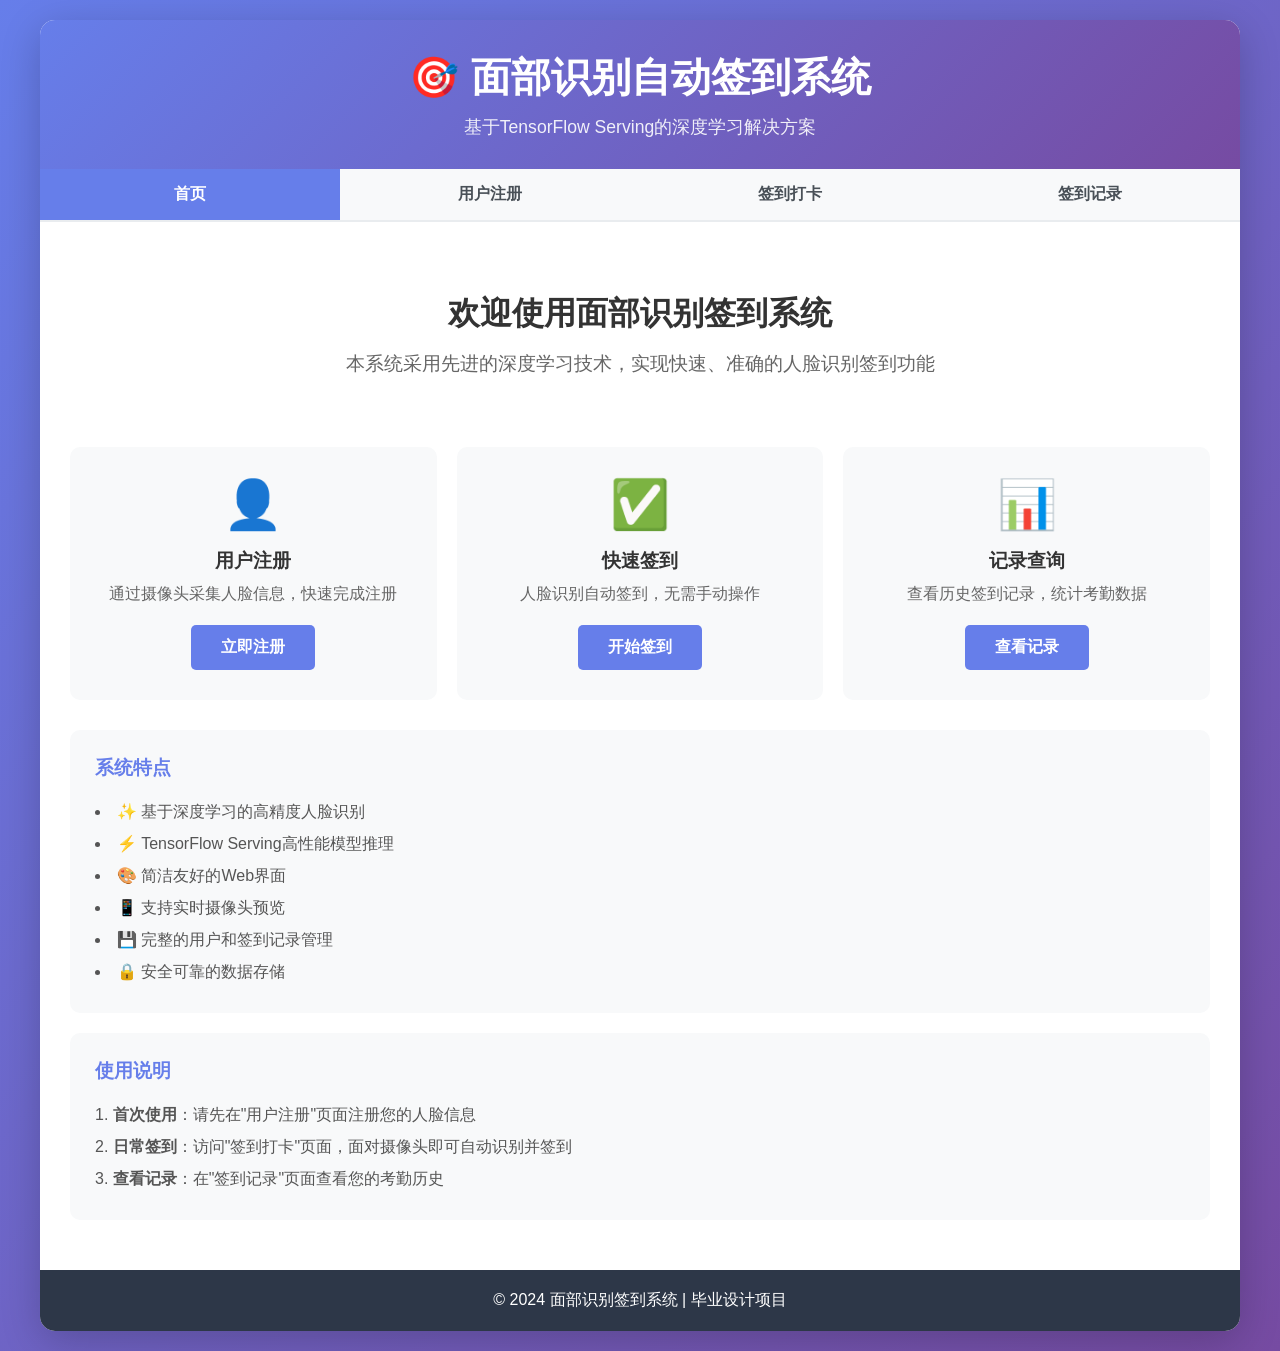
<file: templates/index.html>
<!DOCTYPE html>
<html lang="zh-CN">
<head>
    <meta charset="UTF-8">
    <meta name="viewport" content="width=device-width, initial-scale=1.0">
    <title>面部识别签到系统 - 首页</title>
    <link rel="stylesheet" href="/static/css/style.css">
</head>
<body>
    <div class="container">
        <header>
            <h1>🎯 面部识别自动签到系统</h1>
            <p class="subtitle">基于TensorFlow Serving的深度学习解决方案</p>
        </header>
        
        <nav class="navigation">
            <a href="/" class="nav-item active">首页</a>
            <a href="/register" class="nav-item">用户注册</a>
            <a href="/checkin" class="nav-item">签到打卡</a>
            <a href="/records" class="nav-item">签到记录</a>
        </nav>
        
        <main class="main-content">
            <div class="welcome-section">
                <h2>欢迎使用面部识别签到系统</h2>
                <p>本系统采用先进的深度学习技术，实现快速、准确的人脸识别签到功能</p>
            </div>
            
            <div class="feature-cards">
                <div class="feature-card">
                    <div class="icon">👤</div>
                    <h3>用户注册</h3>
                    <p>通过摄像头采集人脸信息，快速完成注册</p>
                    <a href="/register" class="btn btn-primary">立即注册</a>
                </div>
                
                <div class="feature-card">
                    <div class="icon">✅</div>
                    <h3>快速签到</h3>
                    <p>人脸识别自动签到，无需手动操作</p>
                    <a href="/checkin" class="btn btn-primary">开始签到</a>
                </div>
                
                <div class="feature-card">
                    <div class="icon">📊</div>
                    <h3>记录查询</h3>
                    <p>查看历史签到记录，统计考勤数据</p>
                    <a href="/records" class="btn btn-primary">查看记录</a>
                </div>
            </div>
            
            <div class="info-section">
                <h3>系统特点</h3>
                <ul class="feature-list">
                    <li>✨ 基于深度学习的高精度人脸识别</li>
                    <li>⚡ TensorFlow Serving高性能模型推理</li>
                    <li>🎨 简洁友好的Web界面</li>
                    <li>📱 支持实时摄像头预览</li>
                    <li>💾 完整的用户和签到记录管理</li>
                    <li>🔒 安全可靠的数据存储</li>
                </ul>
            </div>
            
            <div class="instructions">
                <h3>使用说明</h3>
                <ol>
                    <li><strong>首次使用</strong>：请先在"用户注册"页面注册您的人脸信息</li>
                    <li><strong>日常签到</strong>：访问"签到打卡"页面，面对摄像头即可自动识别并签到</li>
                    <li><strong>查看记录</strong>：在"签到记录"页面查看您的考勤历史</li>
                </ol>
            </div>
        </main>
        
        <footer>
            <p>&copy; 2024 面部识别签到系统 | 毕业设计项目</p>
        </footer>
    </div>
</body>
</html>
</file>
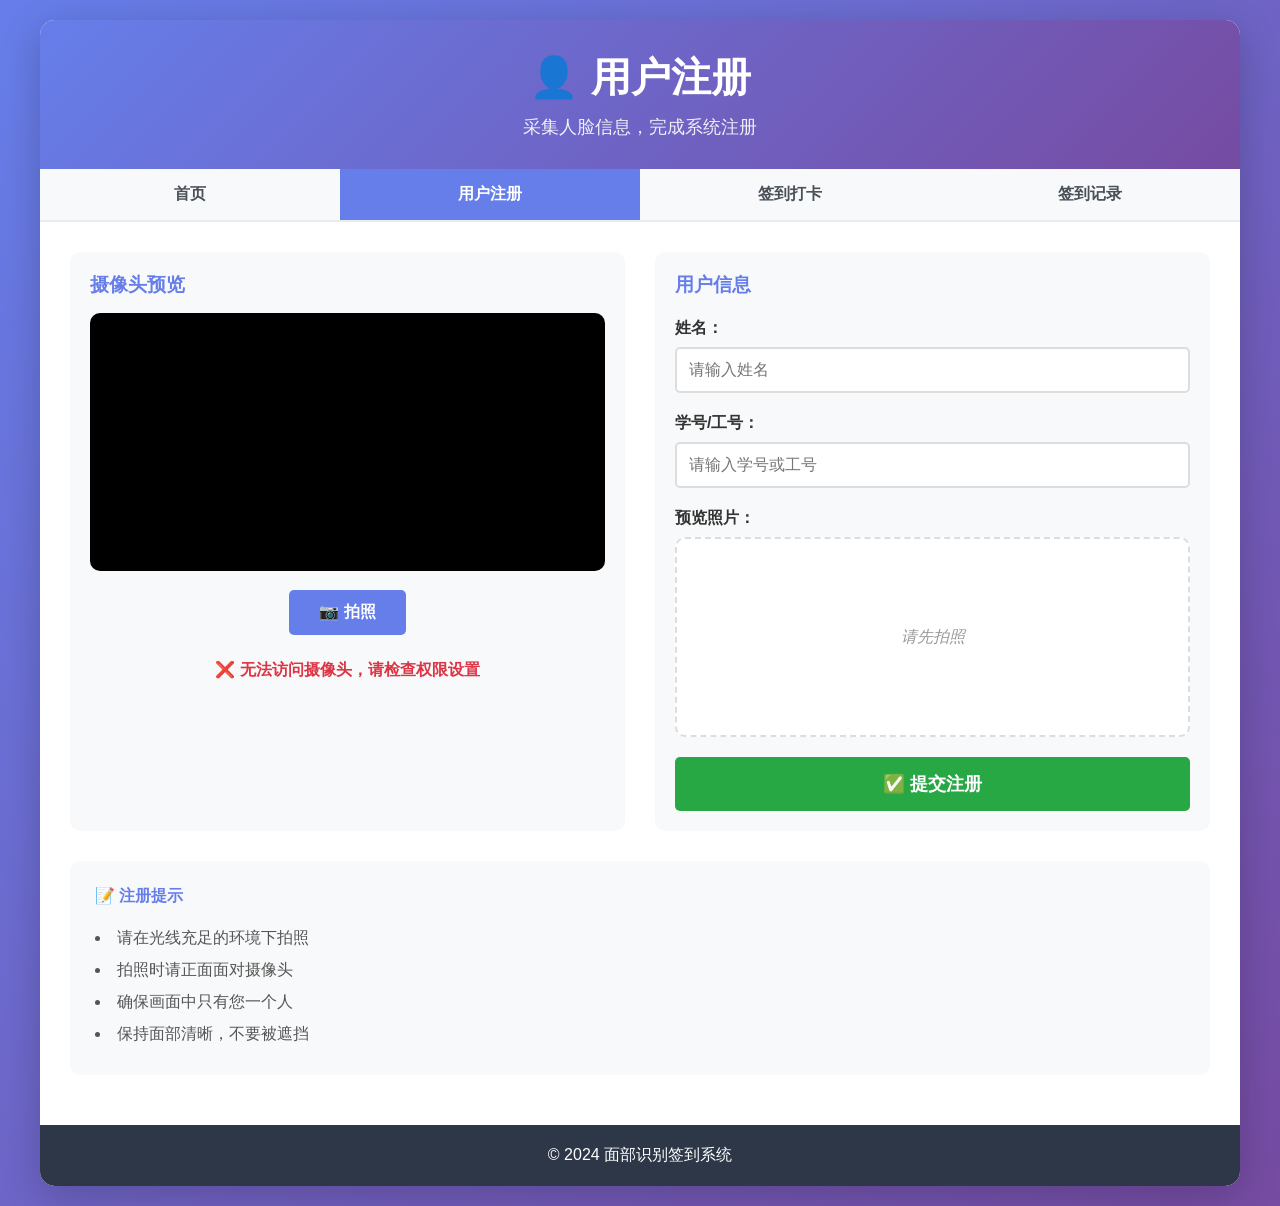
<file: templates/register.html>
<!DOCTYPE html>
<html lang="zh-CN">
<head>
    <meta charset="UTF-8">
    <meta name="viewport" content="width=device-width, initial-scale=1.0">
    <title>用户注册 - 面部识别签到系统</title>
    <link rel="stylesheet" href="/static/css/style.css">
</head>
<body>
    <div class="container">
        <header>
            <h1>👤 用户注册</h1>
            <p class="subtitle">采集人脸信息，完成系统注册</p>
        </header>
        
        <nav class="navigation">
            <a href="/" class="nav-item">首页</a>
            <a href="/register" class="nav-item active">用户注册</a>
            <a href="/checkin" class="nav-item">签到打卡</a>
            <a href="/records" class="nav-item">签到记录</a>
        </nav>
        
        <main class="main-content">
            <div class="register-container">
                <div class="camera-section">
                    <h3>摄像头预览</h3>
                    <video id="video" width="640" height="480" autoplay></video>
                    <canvas id="canvas" width="640" height="480" style="display:none;"></canvas>
                    <div class="camera-controls">
                        <button id="captureBtn" class="btn btn-primary">📷 拍照</button>
                        <button id="retakeBtn" class="btn btn-secondary" style="display:none;">🔄 重拍</button>
                    </div>
                    <div id="cameraStatus" class="status-message"></div>
                </div>
                
                <div class="form-section">
                    <h3>用户信息</h3>
                    <form id="registerForm">
                        <div class="form-group">
                            <label for="name">姓名：</label>
                            <input type="text" id="name" name="name" required placeholder="请输入姓名">
                        </div>
                        
                        <div class="form-group">
                            <label for="employeeId">学号/工号：</label>
                            <input type="text" id="employeeId" name="employeeId" required placeholder="请输入学号或工号">
                        </div>
                        
                        <div class="form-group">
                            <label>预览照片：</label>
                            <div id="photoPreview" class="photo-preview">
                                <p class="hint">请先拍照</p>
                            </div>
                        </div>
                        
                        <button type="submit" class="btn btn-success btn-large">✅ 提交注册</button>
                    </form>
                    
                    <div id="message" class="message"></div>
                </div>
            </div>
            
            <div class="tips-section">
                <h4>📝 注册提示</h4>
                <ul>
                    <li>请在光线充足的环境下拍照</li>
                    <li>拍照时请正面面对摄像头</li>
                    <li>确保画面中只有您一个人</li>
                    <li>保持面部清晰，不要被遮挡</li>
                </ul>
            </div>
        </main>
        
        <footer>
            <p>&copy; 2024 面部识别签到系统</p>
        </footer>
    </div>
    
    <script src="/static/js/register.js"></script>
</body>
</html>
</file>
<file: static/css/style.css>
/* 面部识别签到系统样式表 */

* {
    margin: 0;
    padding: 0;
    box-sizing: border-box;
}

body {
    font-family: 'Segoe UI', Tahoma, Geneva, Verdana, sans-serif;
    background: linear-gradient(135deg, #667eea 0%, #764ba2 100%);
    min-height: 100vh;
    padding: 20px;
}

.container {
    max-width: 1200px;
    margin: 0 auto;
    background: white;
    border-radius: 15px;
    box-shadow: 0 10px 40px rgba(0, 0, 0, 0.2);
    overflow: hidden;
}

/* Header */
header {
    background: linear-gradient(135deg, #667eea 0%, #764ba2 100%);
    color: white;
    padding: 30px;
    text-align: center;
}

header h1 {
    font-size: 2.5em;
    margin-bottom: 10px;
}

.subtitle {
    font-size: 1.1em;
    opacity: 0.9;
}

/* Navigation */
.navigation {
    display: flex;
    background: #f8f9fa;
    border-bottom: 2px solid #e9ecef;
}

.nav-item {
    flex: 1;
    padding: 15px;
    text-align: center;
    text-decoration: none;
    color: #495057;
    font-weight: 600;
    transition: all 0.3s;
}

.nav-item:hover {
    background: #e9ecef;
    color: #667eea;
}

.nav-item.active {
    background: #667eea;
    color: white;
}

/* Main Content */
.main-content {
    padding: 30px;
}

/* Feature Cards */
.feature-cards {
    display: grid;
    grid-template-columns: repeat(auto-fit, minmax(280px, 1fr));
    gap: 20px;
    margin: 30px 0;
}

.feature-card {
    background: #f8f9fa;
    padding: 30px;
    border-radius: 10px;
    text-align: center;
    transition: transform 0.3s, box-shadow 0.3s;
}

.feature-card:hover {
    transform: translateY(-5px);
    box-shadow: 0 5px 20px rgba(0, 0, 0, 0.1);
}

.feature-card .icon {
    font-size: 3em;
    margin-bottom: 15px;
}

.feature-card h3 {
    color: #333;
    margin-bottom: 10px;
}

.feature-card p {
    color: #666;
    margin-bottom: 20px;
}

/* Buttons */
.btn {
    padding: 12px 30px;
    border: none;
    border-radius: 5px;
    font-size: 16px;
    font-weight: 600;
    cursor: pointer;
    transition: all 0.3s;
    text-decoration: none;
    display: inline-block;
}

.btn-primary {
    background: #667eea;
    color: white;
}

.btn-primary:hover {
    background: #5568d3;
}

.btn-secondary {
    background: #6c757d;
    color: white;
}

.btn-secondary:hover {
    background: #5a6268;
}

.btn-success {
    background: #28a745;
    color: white;
}

.btn-success:hover {
    background: #218838;
}

.btn-large {
    padding: 15px 40px;
    font-size: 18px;
    width: 100%;
}

/* Info Section */
.info-section, .instructions, .tips-section {
    background: #f8f9fa;
    padding: 25px;
    border-radius: 10px;
    margin: 20px 0;
}

.info-section h3, .instructions h3, .tips-section h4 {
    color: #667eea;
    margin-bottom: 15px;
}

.feature-list, .instructions ol, .tips-section ul {
    list-style-position: inside;
    color: #555;
    line-height: 2;
}

/* Welcome Section */
.welcome-section {
    text-align: center;
    padding: 40px 20px;
}

.welcome-section h2 {
    color: #333;
    font-size: 2em;
    margin-bottom: 15px;
}

.welcome-section p {
    color: #666;
    font-size: 1.2em;
}

/* Register Container */
.register-container, .checkin-container {
    display: grid;
    grid-template-columns: 1fr 1fr;
    gap: 30px;
    margin-bottom: 30px;
}

@media (max-width: 768px) {
    .register-container, .checkin-container {
        grid-template-columns: 1fr;
    }
}

/* Camera Section */
.camera-section {
    background: #f8f9fa;
    padding: 20px;
    border-radius: 10px;
}

.camera-section h3 {
    margin-bottom: 15px;
    color: #667eea;
}

#video, #canvas {
    width: 100%;
    height: auto;
    border-radius: 10px;
    background: #000;
}

.camera-controls {
    margin-top: 15px;
    display: flex;
    gap: 10px;
    justify-content: center;
}

.status-message {
    margin-top: 15px;
    padding: 10px;
    border-radius: 5px;
    text-align: center;
    font-weight: 600;
}

/* Form Section */
.form-section {
    background: #f8f9fa;
    padding: 20px;
    border-radius: 10px;
}

.form-section h3 {
    margin-bottom: 20px;
    color: #667eea;
}

.form-group {
    margin-bottom: 20px;
}

.form-group label {
    display: block;
    margin-bottom: 8px;
    font-weight: 600;
    color: #333;
}

.form-group input {
    width: 100%;
    padding: 12px;
    border: 2px solid #ddd;
    border-radius: 5px;
    font-size: 16px;
    transition: border-color 0.3s;
}

.form-group input:focus {
    outline: none;
    border-color: #667eea;
}

.photo-preview {
    width: 100%;
    min-height: 200px;
    border: 2px dashed #ddd;
    border-radius: 10px;
    display: flex;
    align-items: center;
    justify-content: center;
    background: white;
}

.photo-preview img {
    max-width: 100%;
    max-height: 300px;
    border-radius: 10px;
}

.hint {
    color: #999;
    font-style: italic;
}

/* Message */
.message {
    margin-top: 20px;
    padding: 15px;
    border-radius: 5px;
    text-align: center;
    font-weight: 600;
    display: none;
}

.message.success {
    background: #d4edda;
    color: #155724;
    border: 1px solid #c3e6cb;
    display: block;
}

.message.error {
    background: #f8d7da;
    color: #721c24;
    border: 1px solid #f5c6cb;
    display: block;
}

/* Result Section */
.result-section {
    background: #f8f9fa;
    padding: 20px;
    border-radius: 10px;
}

.result-section h3 {
    margin-bottom: 15px;
    color: #667eea;
}

.result-display {
    background: white;
    padding: 20px;
    border-radius: 10px;
    min-height: 150px;
    display: flex;
    align-items: center;
    justify-content: center;
}

.user-info {
    background: white;
    padding: 20px;
    border-radius: 10px;
    margin-top: 15px;
}

.user-info h4 {
    color: #667eea;
    margin-bottom: 15px;
}

.user-info p {
    margin: 10px 0;
    color: #555;
}

/* Today Records */
.today-records {
    background: #f8f9fa;
    padding: 20px;
    border-radius: 10px;
    margin-top: 30px;
}

.today-records h3 {
    color: #667eea;
    margin-bottom: 15px;
}

#todayRecordsList {
    background: white;
    padding: 15px;
    border-radius: 10px;
}

/* Records Table */
.records-header {
    display: flex;
    justify-content: space-between;
    align-items: center;
    margin-bottom: 20px;
    flex-wrap: wrap;
    gap: 15px;
}

.filter-controls {
    display: flex;
    gap: 10px;
}

.statistics {
    display: grid;
    grid-template-columns: repeat(auto-fit, minmax(200px, 1fr));
    gap: 20px;
    margin-bottom: 30px;
}

.stat-card {
    background: linear-gradient(135deg, #667eea 0%, #764ba2 100%);
    color: white;
    padding: 25px;
    border-radius: 10px;
    text-align: center;
}

.stat-number {
    font-size: 2.5em;
    font-weight: bold;
    margin-bottom: 10px;
}

.stat-label {
    font-size: 1em;
    opacity: 0.9;
}

.records-table-container {
    overflow-x: auto;
    background: #f8f9fa;
    padding: 20px;
    border-radius: 10px;
}

.records-table {
    width: 100%;
    border-collapse: collapse;
    background: white;
}

.records-table th,
.records-table td {
    padding: 15px;
    text-align: left;
    border-bottom: 1px solid #e9ecef;
}

.records-table th {
    background: #667eea;
    color: white;
    font-weight: 600;
}

.records-table tbody tr:hover {
    background: #f8f9fa;
}

.records-table .loading {
    text-align: center;
    color: #999;
    padding: 30px;
}

/* Footer */
footer {
    background: #2d3748;
    color: white;
    text-align: center;
    padding: 20px;
}

/* Responsive */
@media (max-width: 768px) {
    header h1 {
        font-size: 1.8em;
    }
    
    .subtitle {
        font-size: 0.9em;
    }
    
    .navigation {
        flex-direction: column;
    }
    
    .filter-controls {
        width: 100%;
    }
    
    .btn {
        width: 100%;
    }
}
</file>
